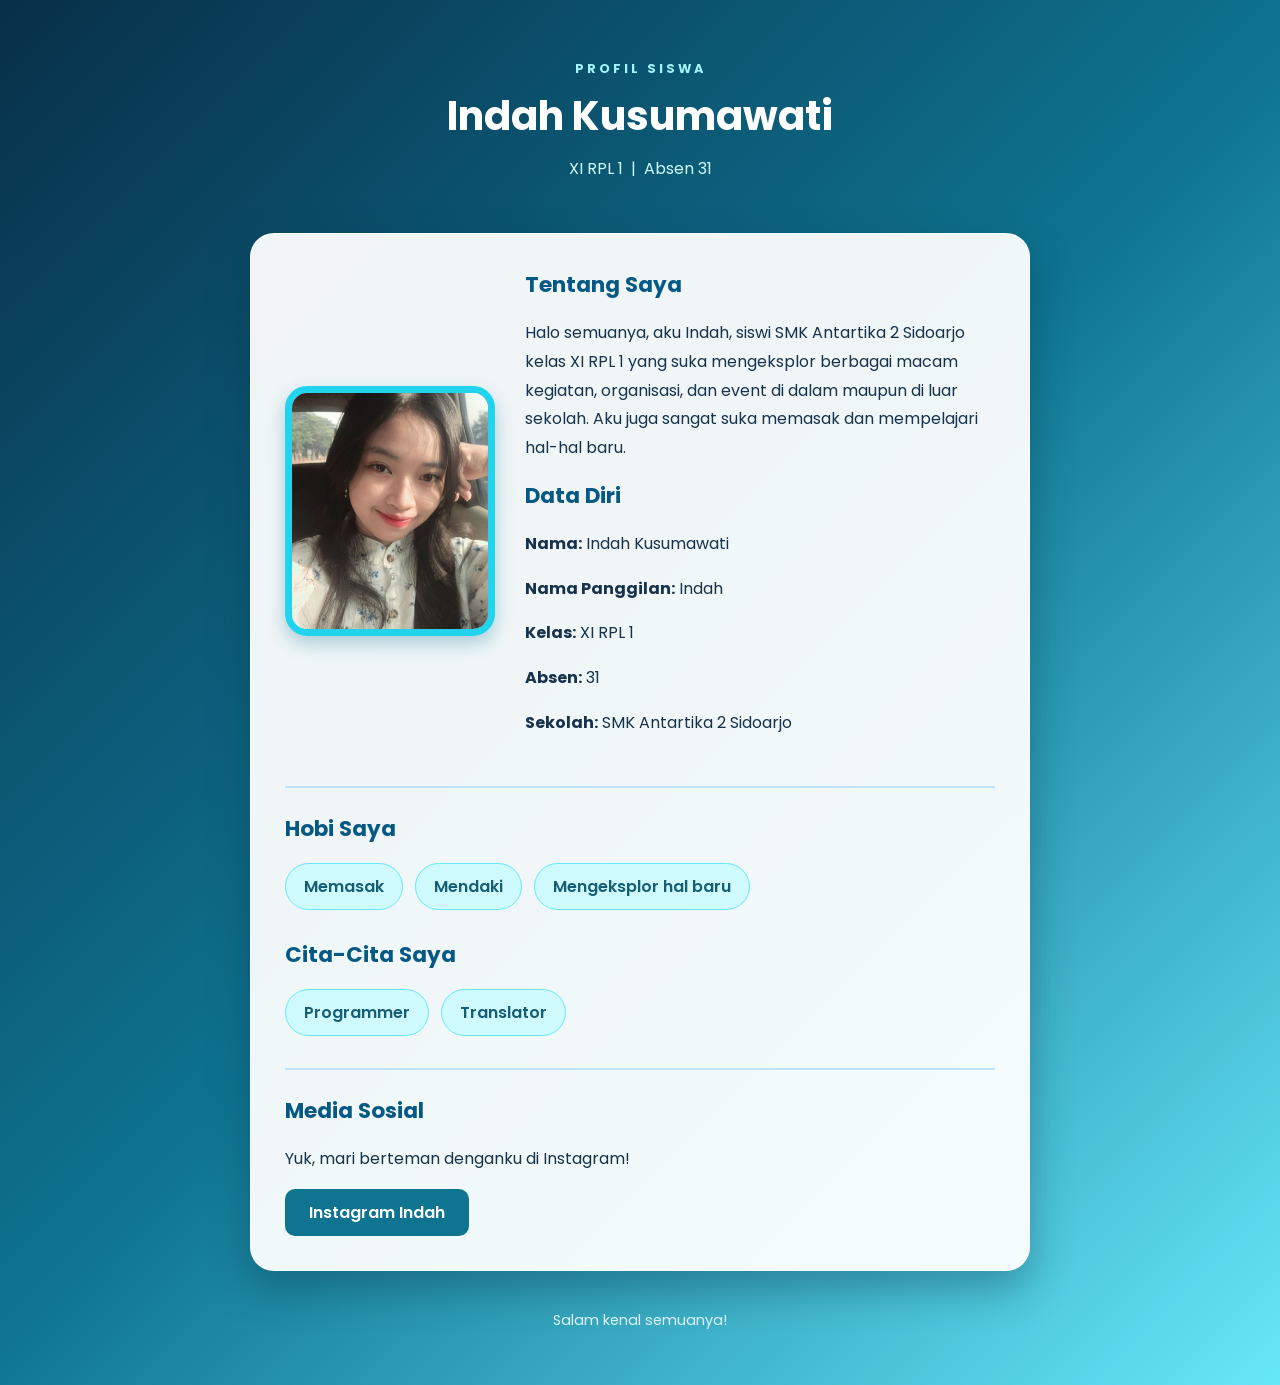
<file: index.html>
<!DOCTYPE html>
<html lang="id">
<head>
    <meta charset="UTF-8">
    <meta name="viewport" content="width=device-width, initial-scale=1.0">
    <title>Profil SISWA</title>

    <!-- CSS tertanam agar index.html tetap tampil; salinan css/style.css disertakan untuk penilaian. -->
    <style>
@import url('https://fonts.googleapis.com/css2?family=Poppins:wght@400;500;600;700&display=swap');

* {
    box-sizing: border-box;
}

body {
    min-width: 320px;
    margin: 0;
    padding: 32px 18px;
    background: linear-gradient(135deg, #082f49, #0e7490, #67e8f9);
    color: #17324d;
    font-family: 'Poppins', Arial, sans-serif;
}

.header {
    max-width: 780px;
    margin: 0 auto 24px;
    padding: 28px 20px;
    color: #ffffff;
    text-align: center;
}

.label {
    margin: 0 0 8px;
    color: #a5f3fc;
    font-size: 0.8rem;
    font-weight: 700;
    letter-spacing: 3px;
}

h1 {
    margin: 0;
    font-size: 2.5rem;
    font-weight: 700;
}

.kelas {
    margin: 10px 0 0;
    color: #cffafe;
    font-size: 1rem;
}

.kartu-profil {
    max-width: 780px;
    margin: auto;
    padding: 34px;
    background-color: rgba(255, 255, 255, 0.94);
    border: 1px solid rgba(255, 255, 255, 0.8);
    border-radius: 24px;
    box-shadow: 0 18px 40px rgba(8, 47, 73, 0.35);
}

.bagian-identitas {
    display: flex;
    align-items: center;
    gap: 30px;
}

.foto-profil {
    width: 210px;
    height: 250px;
    flex-shrink: 0;
    border: 7px solid #22d3ee;
    border-radius: 22px;
    object-fit: cover;
    box-shadow: 0 8px 18px rgba(14, 116, 144, 0.3);
}

h2 {
    margin-top: 0;
    color: #075985;
    font-size: 1.35rem;
}

.data-diri p,
.bagian-kontak p {
    line-height: 1.8;
}

.bagian-hobi,
.bagian-kontak {
    margin-top: 32px;
    padding-top: 24px;
    border-top: 2px solid #bae6fd;
}

.daftar-hobi {
    display: flex;
    flex-wrap: wrap;
    gap: 12px;
}

.daftar-hobi span {
    padding: 10px 18px;
    background-color: #cffafe;
    border: 1px solid #67e8f9;
    border-radius: 999px;
    color: #155e75;
    font-weight: 600;
}

.tombol-instagram {
    display: inline-block;
    padding: 11px 24px;
    background-color: #0e7490;
    border-radius: 10px;
    color: #ffffff;
    font-weight: 600;
    text-decoration: none;
    transition: 0.3s ease;
}

.tombol-instagram:hover {
    background-color: #164e63;
    transform: translateY(-3px);
}

footer {
    padding: 24px 0 8px;
    color: #e0f2fe;
    text-align: center;
    font-size: 0.9rem;
}

@media (max-width: 600px) {
    body {
        padding: 18px 12px;
    }

    h1 {
        font-size: 1.9rem;
    }

    .kartu-profil {
        padding: 24px 18px;
    }

    .bagian-identitas {
        flex-direction: column;
        text-align: center;
    }

    .foto-profil {
        width: 180px;
        height: 220px;
    }

    .daftar-hobi {
        justify-content: center;
    }
}

    </style>
</head>
<body>
    <header class="header">
        <p class="label">PROFIL SISWA</p>
        <h1>Indah Kusumawati</h1>
        <p class="kelas">XI RPL 1 &nbsp;|&nbsp; Absen 31</p>
    </header>

    <main class="kartu-profil">
        <section class="bagian-identitas">
            <img
                class="foto-profil"
                src="photos.jpeg"
                alt="Foto Indah Kusumawati"
            >

            <div class="data-diri">
                <h2>Tentang Saya</h2>
                <p>
                    Halo semuanya, aku Indah, siswi SMK Antartika 2
                    Sidoarjo kelas XI RPL 1 yang suka mengeksplor
                    berbagai macam kegiatan, organisasi, dan event
                    di dalam maupun di luar sekolah. Aku juga sangat
                    suka memasak dan mempelajari hal-hal baru.
                </p>

                <h2>Data Diri</h2>
                <p><strong>Nama:</strong> Indah Kusumawati</p>
                <p><strong>Nama Panggilan:</strong> Indah</p>
                <p><strong>Kelas:</strong> XI RPL 1</p>
                <p><strong>Absen:</strong> 31</p>
                <p><strong>Sekolah:</strong> SMK Antartika 2 Sidoarjo</p>
            </div>
        </section>

        <section class="bagian-hobi">
            <h2>Hobi Saya</h2>
            <div class="daftar-hobi">
                <span>Memasak</span>
                <span>Mendaki</span>
                <span>Mengeksplor hal baru</span>
            </div>

            <h2 style="margin-top: 28px;">Cita-Cita Saya</h2>
            <div class="daftar-hobi">
                <span>Programmer</span>
                <span>Translator</span>
            </div>
        </section>

        <section class="bagian-kontak">
            <h2>Media Sosial</h2>
            <p>
                Yuk, mari berteman denganku di Instagram!
            </p>
            <a
                class="tombol-instagram"
                href="https://www.instagram.com/ndhwaavw_?mdxt=MWV3ZTVnaW91d3AwcQ=="
                target="_blank"
                rel="noopener noreferrer"
            >
                Instagram Indah
            </a>
        </section>
    </main>

    <footer>
        <p>Salam kenal semuanya!</p>
    </footer>
</body>
</html>
</file>
